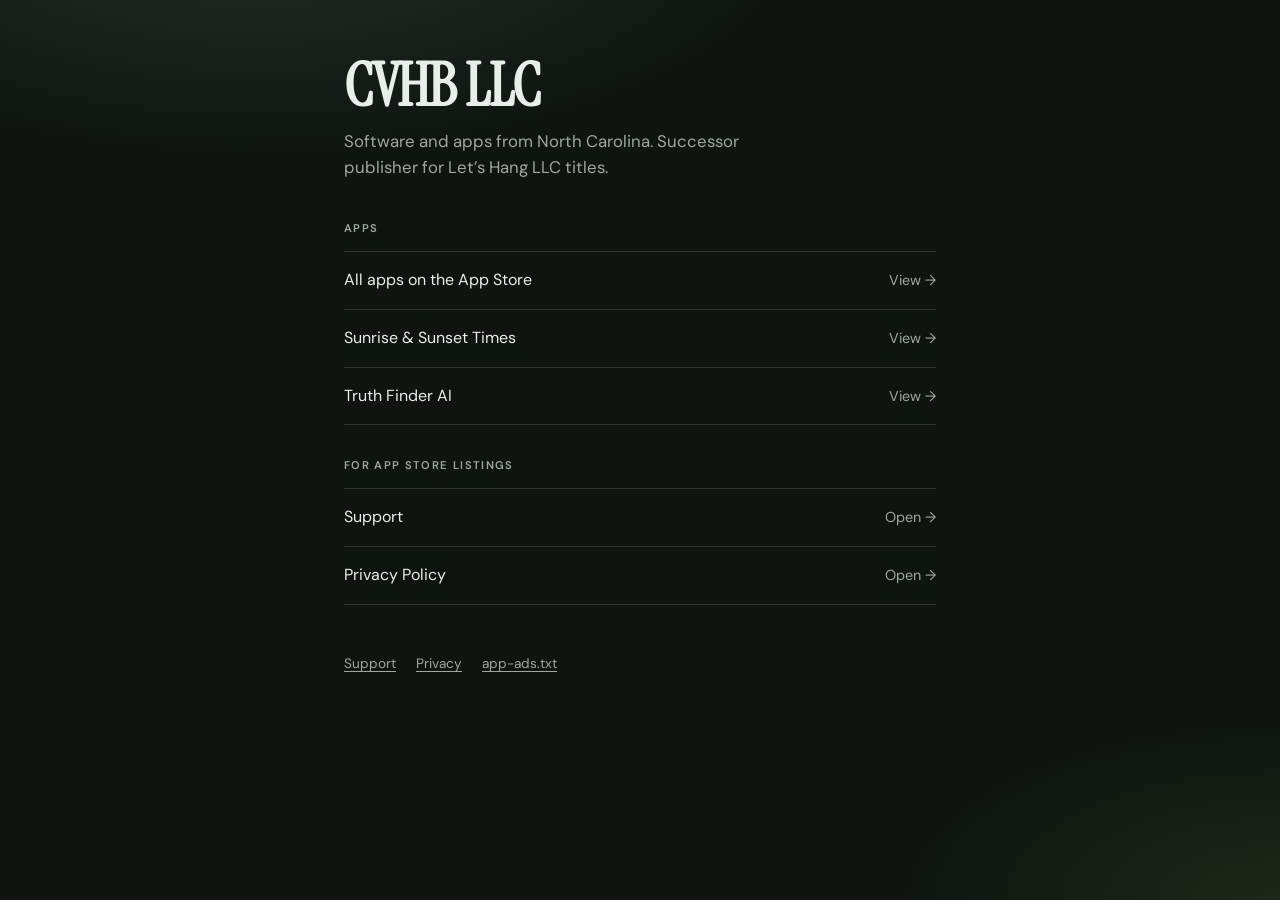
<file: index.html>
<!DOCTYPE html>
<html lang="en">
<head>
  <meta charset="utf-8" />
  <meta name="viewport" content="width=device-width, initial-scale=1" />
  <meta name="robots" content="noindex, nofollow" />
  <title>CVHB LLC</title>
  <link rel="preconnect" href="https://fonts.googleapis.com" />
  <link rel="preconnect" href="https://fonts.gstatic.com" crossorigin />
  <link href="https://fonts.googleapis.com/css2?family=DM+Sans:wght@400;500;600&family=Instrument+Serif:ital@0;1&display=swap" rel="stylesheet" />
  <link rel="stylesheet" href="site.css" />
</head>
<body>
  <main>
    <h1 class="brand">CVHB LLC</h1>
    <p class="lede">Software and apps from North Carolina. Successor publisher for Let’s Hang LLC titles.</p>

    <h2>Apps</h2>
    <ul class="link-list">
      <li>
        <a class="row" href="https://apps.apple.com/us/developer/lets-hang-llc/id1123158231" rel="noopener noreferrer">
          All apps on the App Store
          <span>View →</span>
        </a>
      </li>
      <li>
        <a class="row" href="https://apps.apple.com/us/app/sunrise-sunset-times/id1123158232" rel="noopener noreferrer">
          Sunrise &amp; Sunset Times
          <span>View →</span>
        </a>
      </li>
      <li>
        <a class="row" href="https://apps.apple.com/us/app/truth-finder-ai/id6758062068" rel="noopener noreferrer">
          Truth Finder AI
          <span>View →</span>
        </a>
      </li>
    </ul>

    <h2>For App Store listings</h2>
    <ul class="link-list">
      <li>
        <a class="row" href="support/">
          Support
          <span>Open →</span>
        </a>
      </li>
      <li>
        <a class="row" href="privacy/">
          Privacy Policy
          <span>Open →</span>
        </a>
      </li>
    </ul>

    <footer>
      <div class="links">
        <a href="support/">Support</a>
        <a href="privacy/">Privacy</a>
        <a href="app-ads.txt">app-ads.txt</a>
      </div>
    </footer>
  </main>
</body>
</html>
</file>
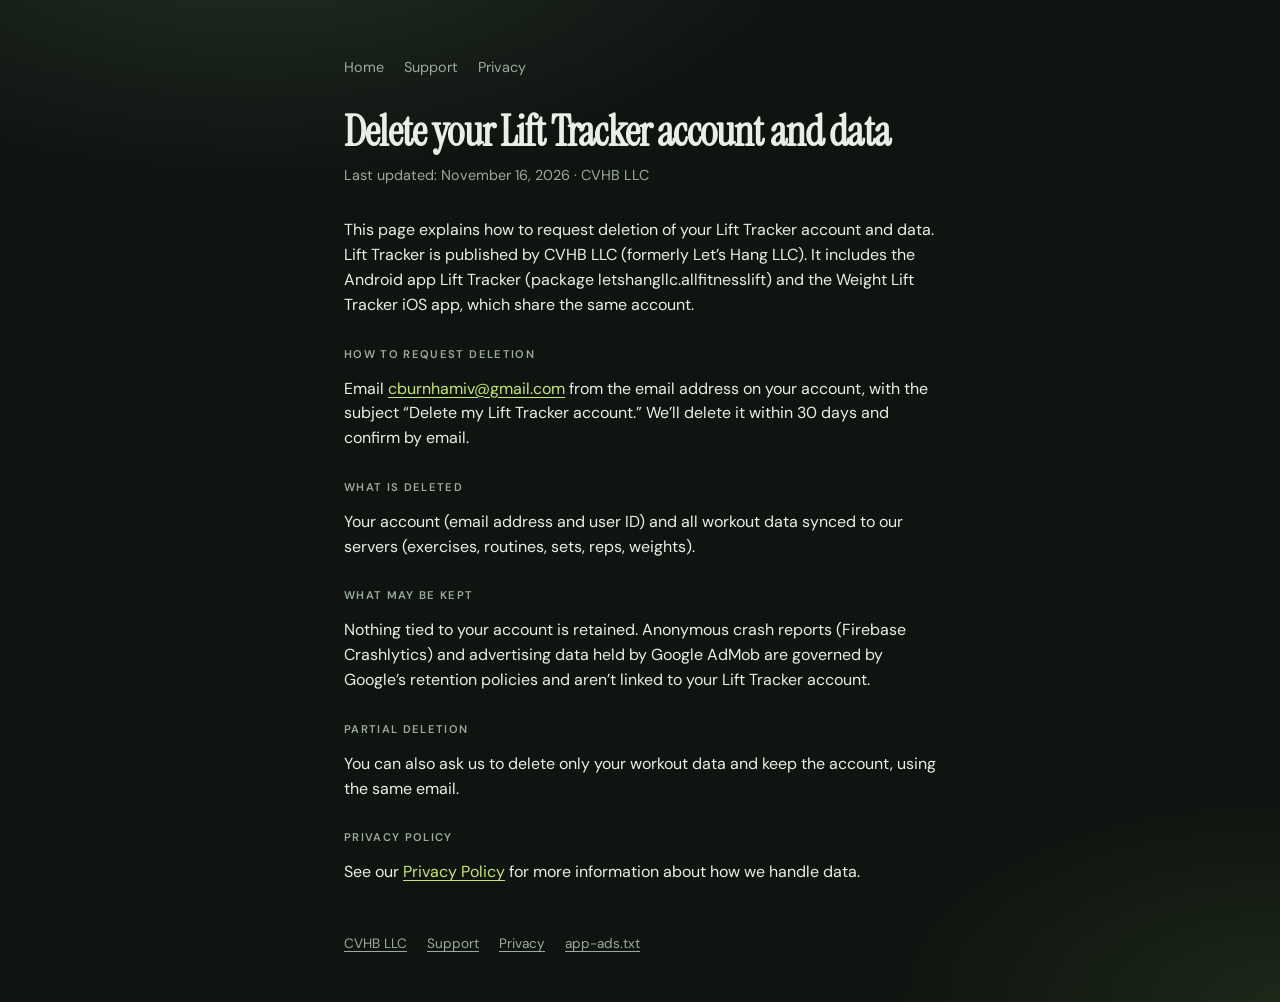
<file: delete-account/index.html>
<!DOCTYPE html>
<html lang="en">
<head>
  <meta charset="utf-8" />
  <meta name="viewport" content="width=device-width, initial-scale=1" />
  <meta name="robots" content="noindex, nofollow" />
  <title>Delete your Lift Tracker account and data | CVHB LLC</title>
  <link rel="preconnect" href="https://fonts.googleapis.com" />
  <link rel="preconnect" href="https://fonts.gstatic.com" crossorigin />
  <link href="https://fonts.googleapis.com/css2?family=DM+Sans:wght@400;500;600&family=Instrument+Serif:ital@0;1&display=swap" rel="stylesheet" />
  <link rel="stylesheet" href="../site.css" />
</head>
<body>
  <main>
    <nav class="nav" aria-label="Site">
      <a href="../">Home</a>
      <a href="../support/">Support</a>
      <a href="../privacy/">Privacy</a>
    </nav>

    <h1 class="page-title">Delete your Lift Tracker account and data</h1>
    <p class="updated">Last updated: November 16, 2026 · CVHB LLC</p>

    <div class="content">
      <p>
        This page explains how to request deletion of your Lift Tracker account and data.
        Lift Tracker is published by CVHB LLC (formerly Let’s Hang LLC). It includes the
        Android app Lift Tracker (package letshangllc.allfitnesslift) and the Weight Lift Tracker
        iOS app, which share the same account.
      </p>

      <h2>How to request deletion</h2>
      <p>
        Email
        <a href="mailto:cburnhamiv@gmail.com?subject=Delete%20my%20Lift%20Tracker%20account">cburnhamiv@gmail.com</a>
        from the email address on your account, with the subject “Delete my Lift Tracker account.”
        We’ll delete it within 30 days and confirm by email.
      </p>

      <h2>What is deleted</h2>
      <p>
        Your account (email address and user ID) and all workout data synced to our servers
        (exercises, routines, sets, reps, weights).
      </p>

      <h2>What may be kept</h2>
      <p>
        Nothing tied to your account is retained. Anonymous crash reports (Firebase Crashlytics)
        and advertising data held by Google AdMob are governed by Google’s retention policies
        and aren’t linked to your Lift Tracker account.
      </p>

      <h2>Partial deletion</h2>
      <p>
        You can also ask us to delete only your workout data and keep the account, using the
        same email.
      </p>

      <h2>Privacy policy</h2>
      <p>
        See our <a href="../privacy/">Privacy Policy</a> for more information about how we
        handle data.
      </p>
    </div>

    <footer>
      <div class="links">
        <a href="../">CVHB LLC</a>
        <a href="../support/">Support</a>
        <a href="../privacy/">Privacy</a>
        <a href="../app-ads.txt">app-ads.txt</a>
      </div>
    </footer>
  </main>
</body>
</html>
</file>
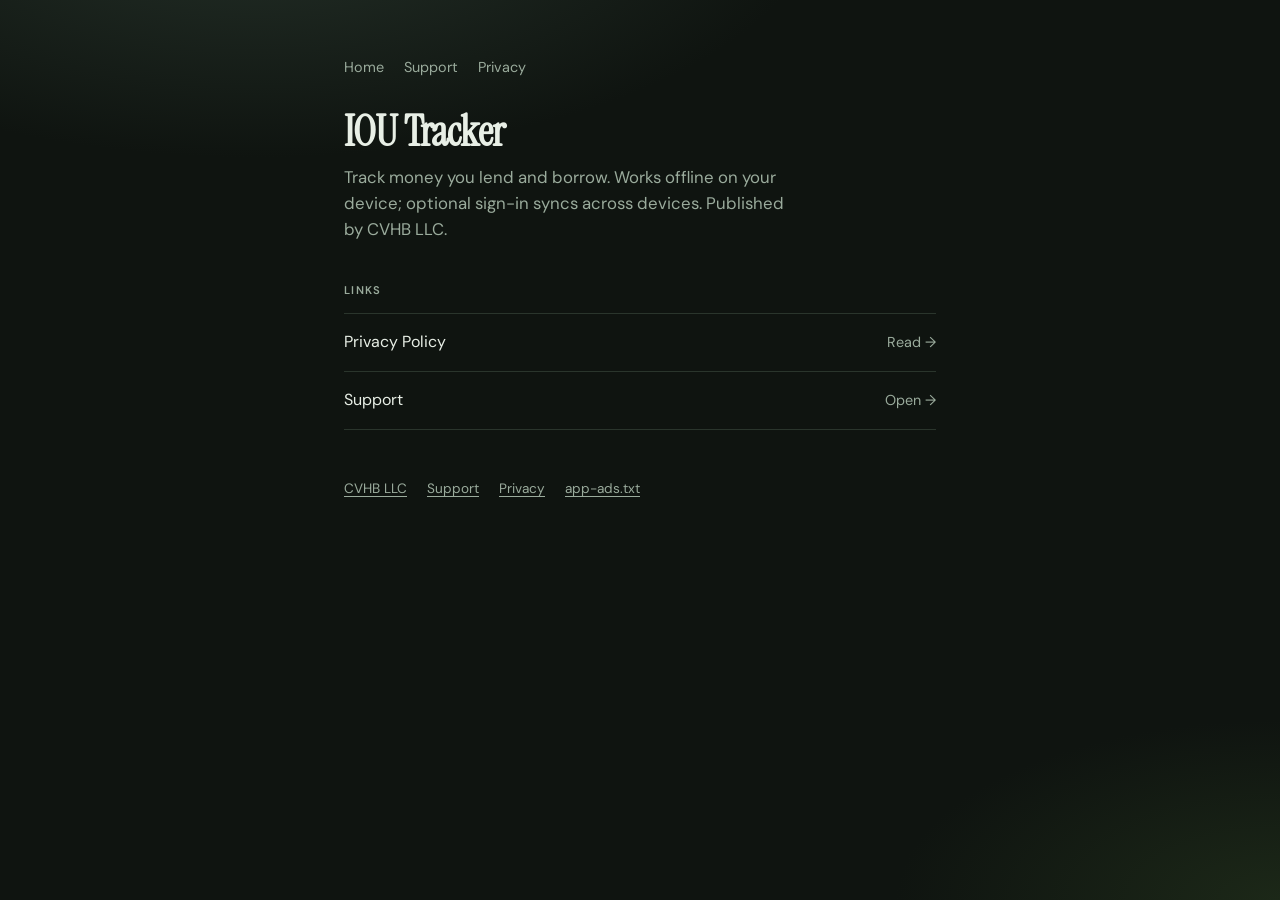
<file: iou-tracker/index.html>
<!DOCTYPE html>
<html lang="en">
<head>
  <meta charset="utf-8" />
  <meta name="viewport" content="width=device-width, initial-scale=1" />
  <meta name="robots" content="noindex, nofollow" />
  <title>IOU Tracker | CVHB LLC</title>
  <link rel="preconnect" href="https://fonts.googleapis.com" />
  <link rel="preconnect" href="https://fonts.gstatic.com" crossorigin />
  <link href="https://fonts.googleapis.com/css2?family=DM+Sans:wght@400;500;600&family=Instrument+Serif:ital@0;1&display=swap" rel="stylesheet" />
  <link rel="stylesheet" href="../site.css" />
</head>
<body>
  <main>
    <nav class="nav" aria-label="Site">
      <a href="../">Home</a>
      <a href="../support/">Support</a>
      <a href="../privacy/">Privacy</a>
    </nav>

    <h1 class="page-title">IOU Tracker</h1>
    <p class="lede">
      Track money you lend and borrow. Works offline on your device; optional sign-in syncs
      across devices. Published by CVHB LLC.
    </p>

    <h2>Links</h2>
    <ul class="link-list">
      <li>
        <a class="row" href="privacy/">
          Privacy Policy
          <span>Read →</span>
        </a>
      </li>
      <li>
        <a class="row" href="../support/">
          Support
          <span>Open →</span>
        </a>
      </li>
    </ul>

    <footer>
      <div class="links">
        <a href="../">CVHB LLC</a>
        <a href="../support/">Support</a>
        <a href="privacy/">Privacy</a>
        <a href="../app-ads.txt">app-ads.txt</a>
      </div>
    </footer>
  </main>
</body>
</html>
</file>
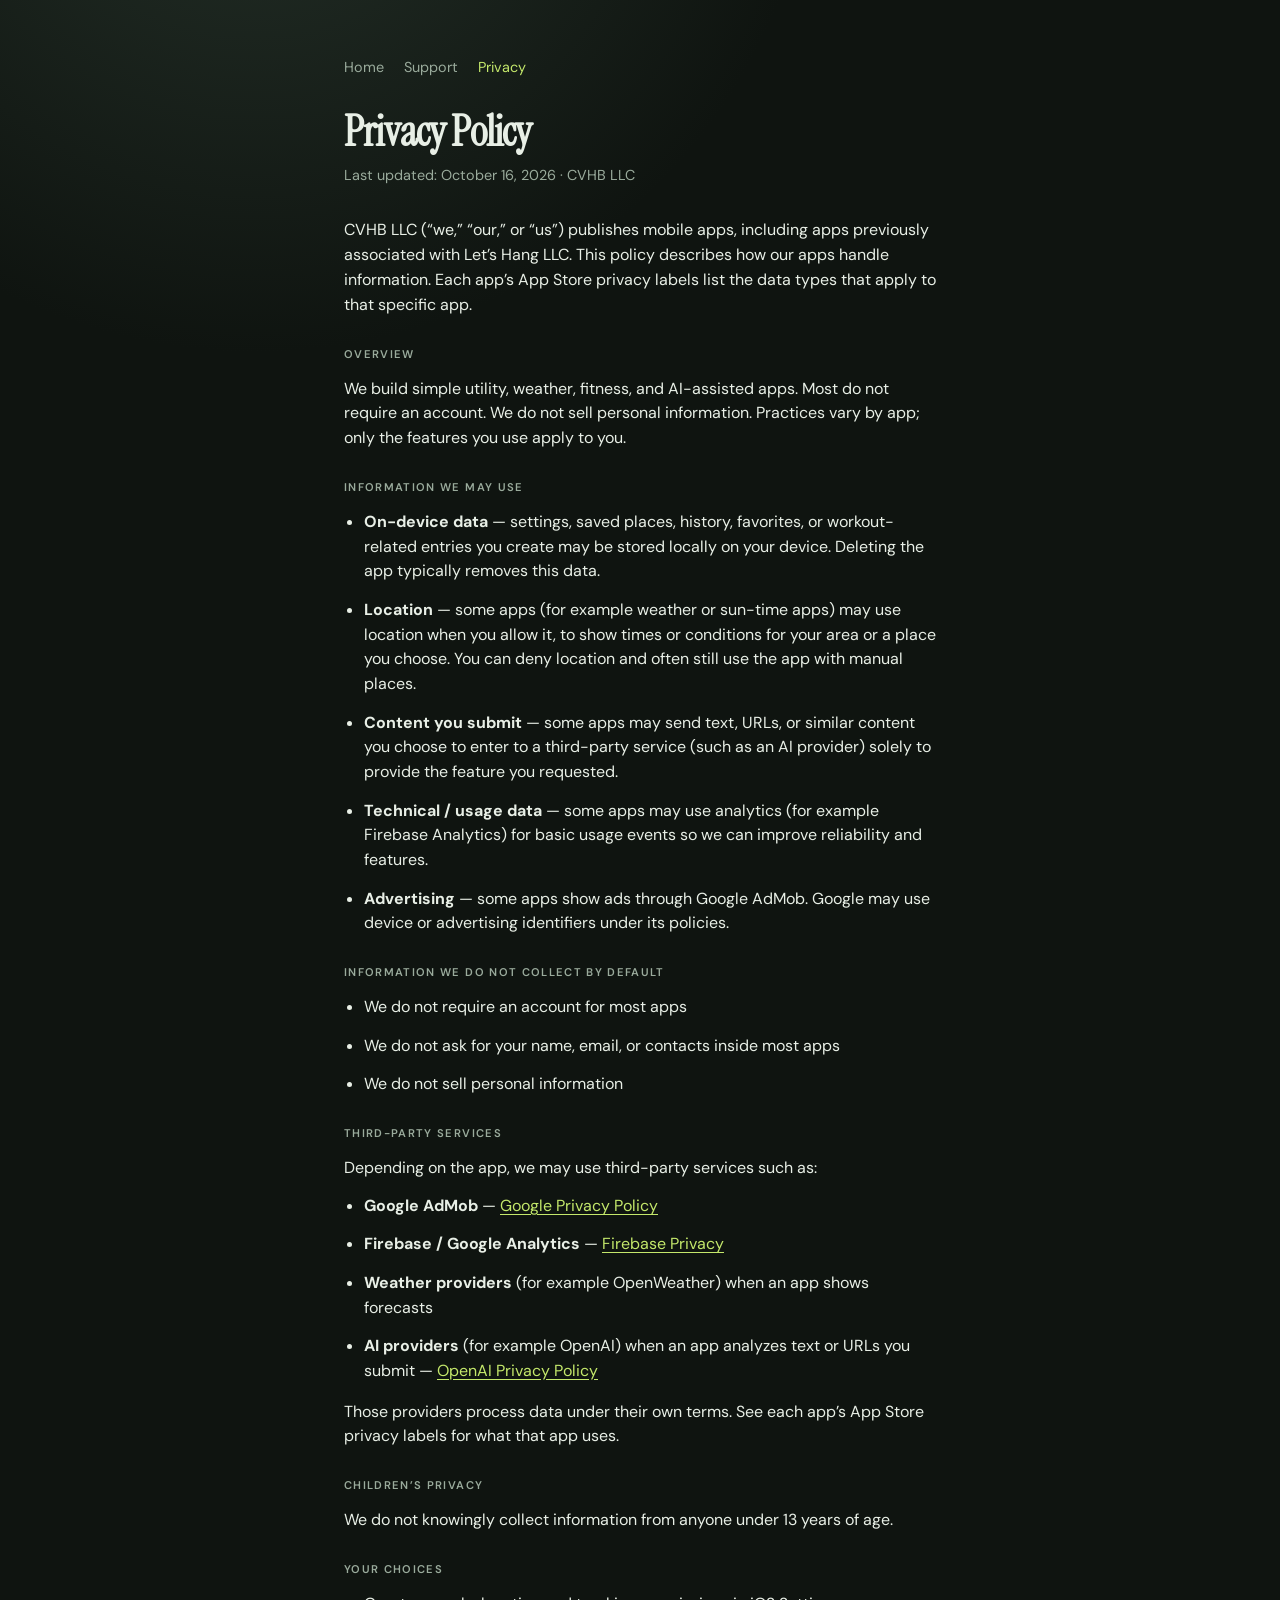
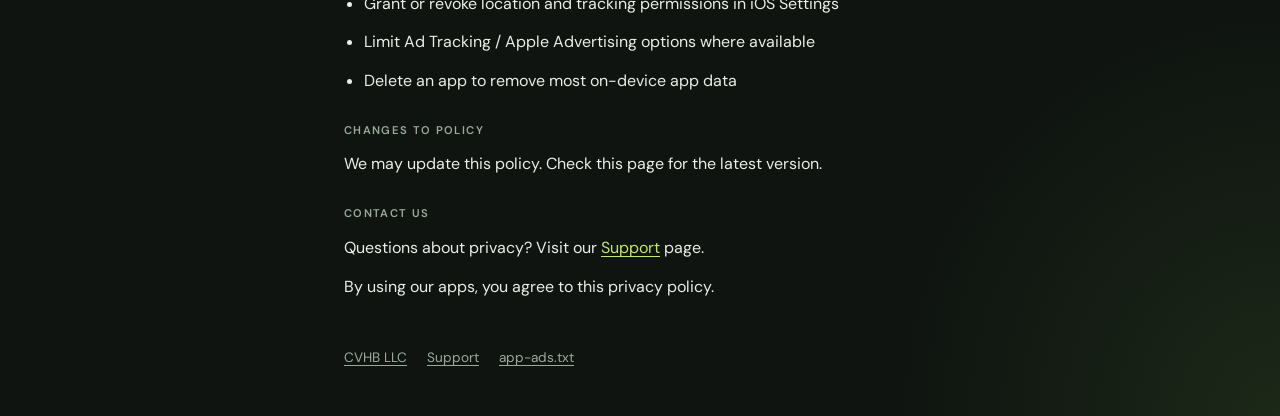
<file: privacy/index.html>
<!DOCTYPE html>
<html lang="en">
<head>
  <meta charset="utf-8" />
  <meta name="viewport" content="width=device-width, initial-scale=1" />
  <meta name="robots" content="noindex, nofollow" />
  <title>Privacy Policy | CVHB LLC</title>
  <link rel="preconnect" href="https://fonts.googleapis.com" />
  <link rel="preconnect" href="https://fonts.gstatic.com" crossorigin />
  <link href="https://fonts.googleapis.com/css2?family=DM+Sans:wght@400;500;600&family=Instrument+Serif:ital@0;1&display=swap" rel="stylesheet" />
  <link rel="stylesheet" href="../site.css" />
</head>
<body>
  <main>
    <nav class="nav" aria-label="Site">
      <a href="../">Home</a>
      <a href="../support/">Support</a>
      <a href="../privacy/" aria-current="page">Privacy</a>
    </nav>

    <h1 class="page-title">Privacy Policy</h1>
    <p class="updated">Last updated: October 16, 2026 · CVHB LLC</p>

    <div class="content">
      <p>
        CVHB LLC (“we,” “our,” or “us”) publishes mobile apps, including apps previously
        associated with Let’s Hang LLC. This policy describes how our apps handle information.
        Each app’s App Store privacy labels list the data types that apply to that specific app.
      </p>

      <h2>Overview</h2>
      <p>
        We build simple utility, weather, fitness, and AI-assisted apps. Most do not require an
        account. We do not sell personal information. Practices vary by app; only the features
        you use apply to you.
      </p>

      <h2>Information We May Use</h2>
      <ul>
        <li>
          <strong>On-device data</strong> — settings, saved places, history, favorites, or
          workout-related entries you create may be stored locally on your device. Deleting the
          app typically removes this data.
        </li>
        <li>
          <strong>Location</strong> — some apps (for example weather or sun-time apps) may use
          location when you allow it, to show times or conditions for your area or a place you
          choose. You can deny location and often still use the app with manual places.
        </li>
        <li>
          <strong>Content you submit</strong> — some apps may send text, URLs, or similar content
          you choose to enter to a third-party service (such as an AI provider) solely to provide
          the feature you requested.
        </li>
        <li>
          <strong>Technical / usage data</strong> — some apps may use analytics (for example
          Firebase Analytics) for basic usage events so we can improve reliability and features.
        </li>
        <li>
          <strong>Advertising</strong> — some apps show ads through Google AdMob. Google may use
          device or advertising identifiers under its policies.
        </li>
      </ul>

      <h2>Information We Do Not Collect by Default</h2>
      <ul>
        <li>We do not require an account for most apps</li>
        <li>We do not ask for your name, email, or contacts inside most apps</li>
        <li>We do not sell personal information</li>
      </ul>

      <h2>Third-Party Services</h2>
      <p>
        Depending on the app, we may use third-party services such as:
      </p>
      <ul>
        <li>
          <strong>Google AdMob</strong> —
          <a href="https://policies.google.com/privacy" rel="noopener noreferrer">Google Privacy Policy</a>
        </li>
        <li>
          <strong>Firebase / Google Analytics</strong> —
          <a href="https://firebase.google.com/support/privacy" rel="noopener noreferrer">Firebase Privacy</a>
        </li>
        <li>
          <strong>Weather providers</strong> (for example OpenWeather) when an app shows forecasts
        </li>
        <li>
          <strong>AI providers</strong> (for example OpenAI) when an app analyzes text or URLs you submit —
          <a href="https://openai.com/policies/privacy-policy" rel="noopener noreferrer">OpenAI Privacy Policy</a>
        </li>
      </ul>
      <p>
        Those providers process data under their own terms. See each app’s App Store privacy
        labels for what that app uses.
      </p>

      <h2>Children’s Privacy</h2>
      <p>We do not knowingly collect information from anyone under 13 years of age.</p>

      <h2>Your Choices</h2>
      <ul>
        <li>Grant or revoke location and tracking permissions in iOS Settings</li>
        <li>Limit Ad Tracking / Apple Advertising options where available</li>
        <li>Delete an app to remove most on-device app data</li>
      </ul>

      <h2>Changes to Policy</h2>
      <p>We may update this policy. Check this page for the latest version.</p>

      <h2>Contact Us</h2>
      <p>
        Questions about privacy? Visit our
        <a href="../support/">Support</a> page.
      </p>

      <p>By using our apps, you agree to this privacy policy.</p>
    </div>

    <footer>
      <div class="links">
        <a href="../">CVHB LLC</a>
        <a href="../support/">Support</a>
        <a href="../app-ads.txt">app-ads.txt</a>
      </div>
    </footer>
  </main>
</body>
</html>
</file>
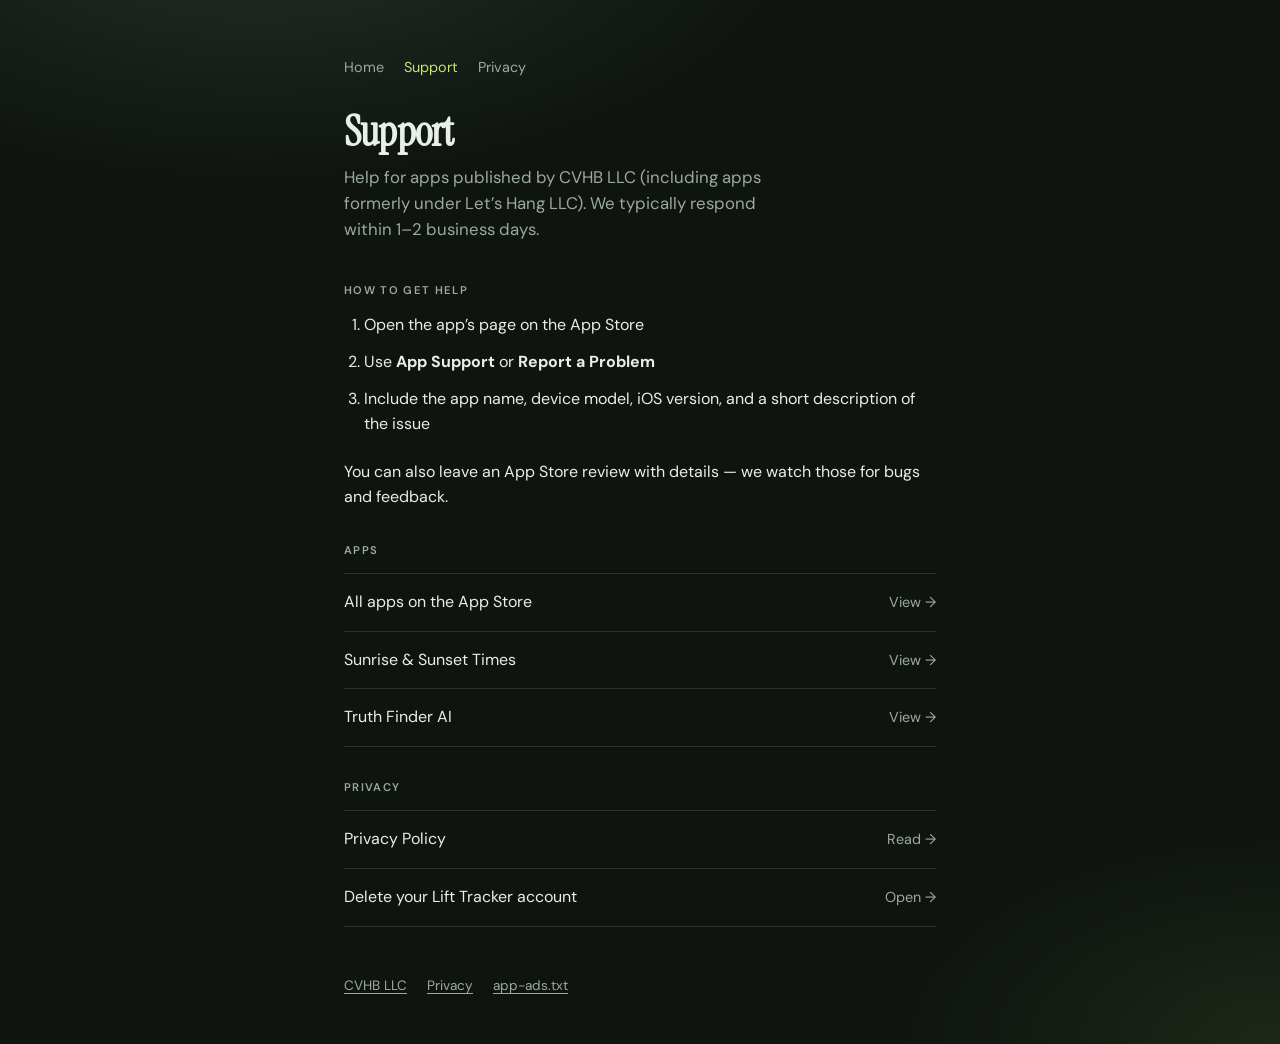
<file: support/index.html>
<!DOCTYPE html>
<html lang="en">
<head>
  <meta charset="utf-8" />
  <meta name="viewport" content="width=device-width, initial-scale=1" />
  <meta name="robots" content="noindex, nofollow" />
  <title>Support | CVHB LLC</title>
  <link rel="preconnect" href="https://fonts.googleapis.com" />
  <link rel="preconnect" href="https://fonts.gstatic.com" crossorigin />
  <link href="https://fonts.googleapis.com/css2?family=DM+Sans:wght@400;500;600&family=Instrument+Serif:ital@0;1&display=swap" rel="stylesheet" />
  <link rel="stylesheet" href="../site.css" />
</head>
<body>
  <main>
    <nav class="nav" aria-label="Site">
      <a href="../">Home</a>
      <a href="../support/" aria-current="page">Support</a>
      <a href="../privacy/">Privacy</a>
    </nav>

    <h1 class="page-title">Support</h1>
    <p class="lede">
      Help for apps published by CVHB LLC (including apps formerly under Let’s Hang LLC).
      We typically respond within 1–2 business days.
    </p>

    <h2>How to get help</h2>
    <div class="content">
      <ol style="padding-left: 1.25rem; margin-bottom: 1.5rem;">
        <li style="margin-bottom: 0.75rem;">Open the app’s page on the App Store</li>
        <li style="margin-bottom: 0.75rem;">Use <strong>App Support</strong> or <strong>Report a Problem</strong></li>
        <li>Include the app name, device model, iOS version, and a short description of the issue</li>
      </ol>
      <p>
        You can also leave an App Store review with details — we watch those for bugs and feedback.
      </p>
    </div>

    <h2>Apps</h2>
    <ul class="link-list">
      <li>
        <a class="row" href="https://apps.apple.com/us/developer/lets-hang-llc/id1123158231" rel="noopener noreferrer">
          All apps on the App Store
          <span>View →</span>
        </a>
      </li>
      <li>
        <a class="row" href="https://apps.apple.com/us/app/sunrise-sunset-times/id1123158232" rel="noopener noreferrer">
          Sunrise &amp; Sunset Times
          <span>View →</span>
        </a>
      </li>
      <li>
        <a class="row" href="https://apps.apple.com/us/app/truth-finder-ai/id6758062068" rel="noopener noreferrer">
          Truth Finder AI
          <span>View →</span>
        </a>
      </li>
    </ul>

    <h2>Privacy</h2>
    <ul class="link-list">
      <li>
        <a class="row" href="../privacy/">
          Privacy Policy
          <span>Read →</span>
        </a>
      </li>
      <li>
        <a class="row" href="../delete-account/">
          Delete your Lift Tracker account
          <span>Open →</span>
        </a>
      </li>
    </ul>

    <footer>
      <div class="links">
        <a href="../">CVHB LLC</a>
        <a href="../privacy/">Privacy</a>
        <a href="../app-ads.txt">app-ads.txt</a>
      </div>
    </footer>
  </main>
</body>
</html>
</file>
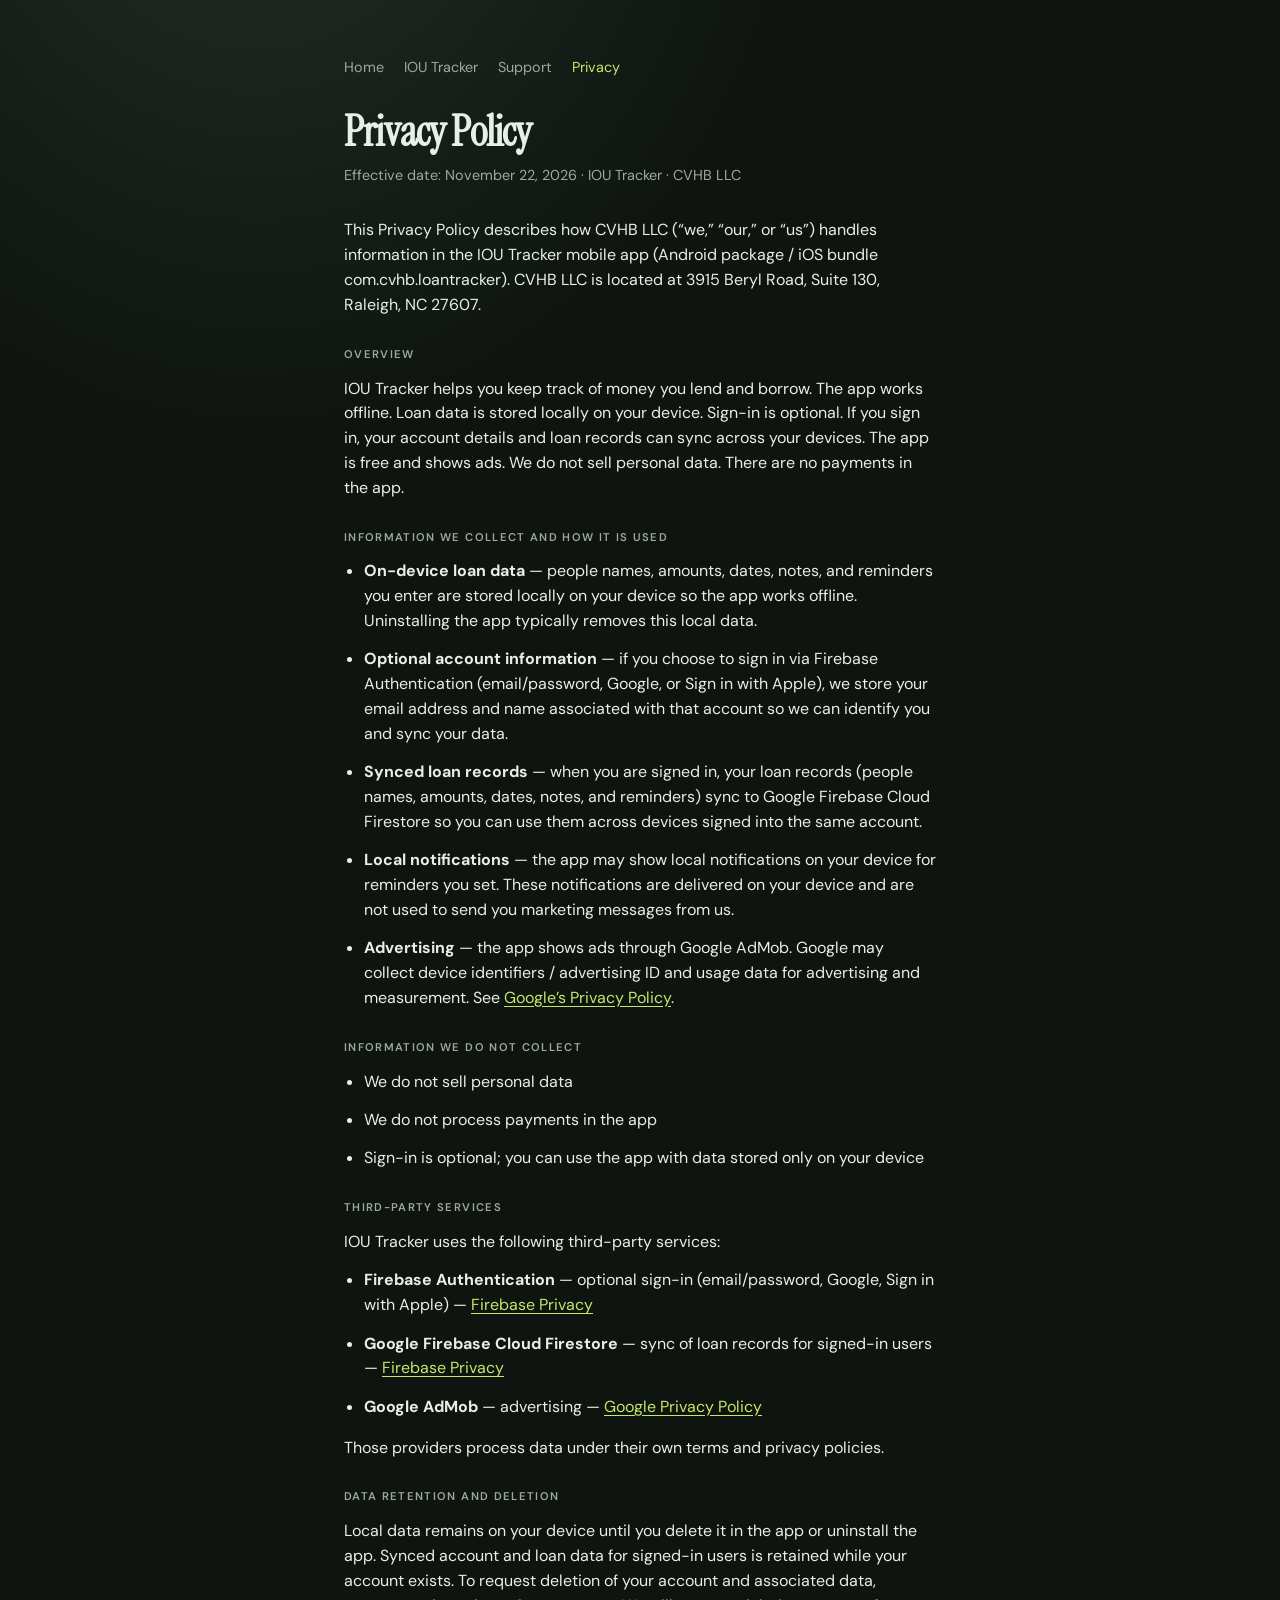
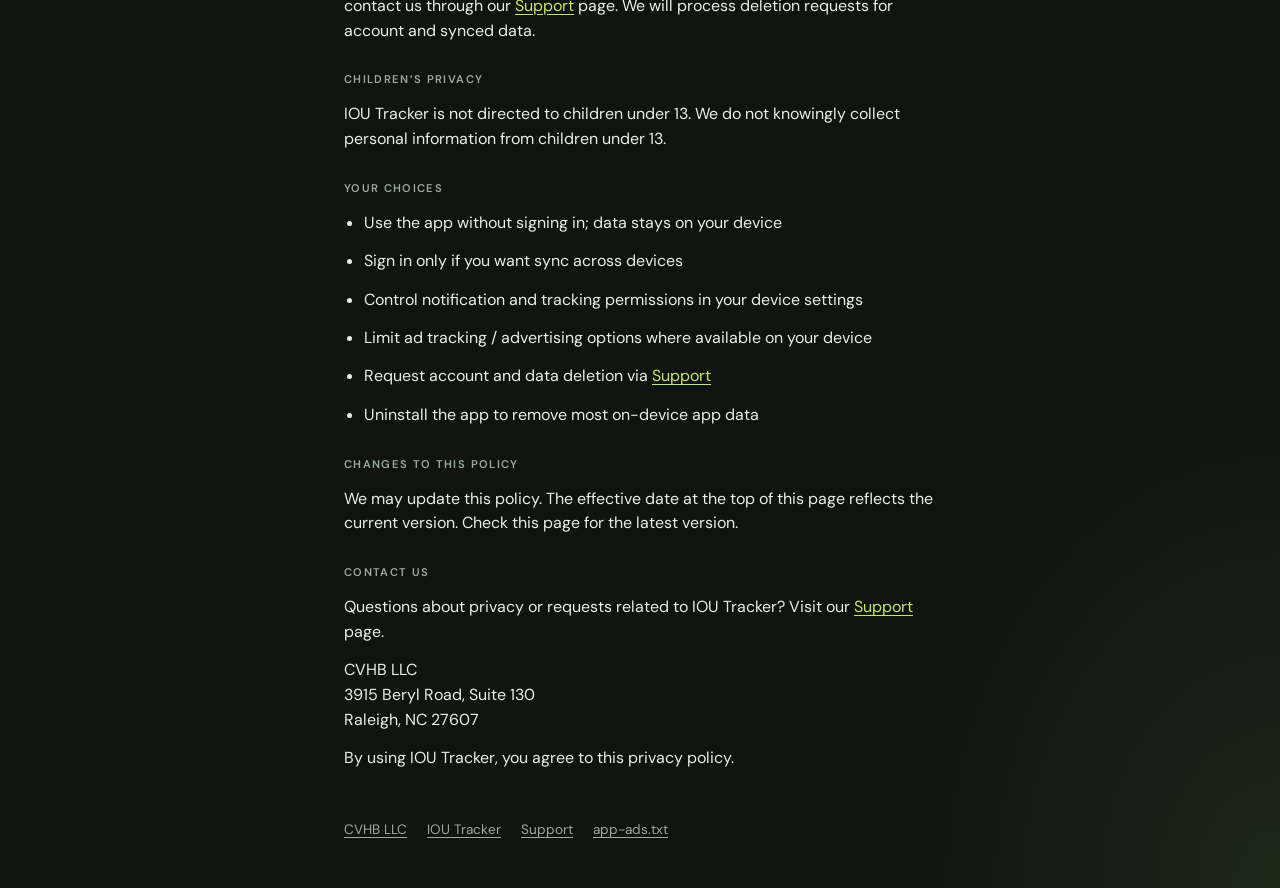
<file: iou-tracker/privacy/index.html>
<!DOCTYPE html>
<html lang="en">
<head>
  <meta charset="utf-8" />
  <meta name="viewport" content="width=device-width, initial-scale=1" />
  <meta name="robots" content="noindex, nofollow" />
  <title>Privacy Policy — IOU Tracker | CVHB LLC</title>
  <link rel="preconnect" href="https://fonts.googleapis.com" />
  <link rel="preconnect" href="https://fonts.gstatic.com" crossorigin />
  <link href="https://fonts.googleapis.com/css2?family=DM+Sans:wght@400;500;600&family=Instrument+Serif:ital@0;1&display=swap" rel="stylesheet" />
  <link rel="stylesheet" href="../../site.css" />
</head>
<body>
  <main>
    <nav class="nav" aria-label="Site">
      <a href="../../">Home</a>
      <a href="../">IOU Tracker</a>
      <a href="../../support/">Support</a>
      <a href="./" aria-current="page">Privacy</a>
    </nav>

    <h1 class="page-title">Privacy Policy</h1>
    <p class="updated">Effective date: November 22, 2026 · IOU Tracker · CVHB LLC</p>

    <div class="content">
      <p>
        This Privacy Policy describes how CVHB LLC (“we,” “our,” or “us”) handles information in
        the IOU Tracker mobile app (Android package / iOS bundle com.cvhb.loantracker).
        CVHB LLC is located at 3915 Beryl Road, Suite 130, Raleigh, NC 27607.
      </p>

      <h2>Overview</h2>
      <p>
        IOU Tracker helps you keep track of money you lend and borrow. The app works offline.
        Loan data is stored locally on your device. Sign-in is optional. If you sign in, your
        account details and loan records can sync across your devices. The app is free and shows
        ads. We do not sell personal data. There are no payments in the app.
      </p>

      <h2>Information We Collect and How It Is Used</h2>
      <ul>
        <li>
          <strong>On-device loan data</strong> — people names, amounts, dates, notes, and
          reminders you enter are stored locally on your device so the app works offline.
          Uninstalling the app typically removes this local data.
        </li>
        <li>
          <strong>Optional account information</strong> — if you choose to sign in via Firebase
          Authentication (email/password, Google, or Sign in with Apple), we store your email
          address and name associated with that account so we can identify you and sync your data.
        </li>
        <li>
          <strong>Synced loan records</strong> — when you are signed in, your loan records
          (people names, amounts, dates, notes, and reminders) sync to Google Firebase Cloud
          Firestore so you can use them across devices signed into the same account.
        </li>
        <li>
          <strong>Local notifications</strong> — the app may show local notifications on your
          device for reminders you set. These notifications are delivered on your device and are
          not used to send you marketing messages from us.
        </li>
        <li>
          <strong>Advertising</strong> — the app shows ads through Google AdMob. Google may
          collect device identifiers / advertising ID and usage data for advertising and
          measurement. See
          <a href="https://policies.google.com/privacy" rel="noopener noreferrer">Google’s Privacy Policy</a>.
        </li>
      </ul>

      <h2>Information We Do Not Collect</h2>
      <ul>
        <li>We do not sell personal data</li>
        <li>We do not process payments in the app</li>
        <li>Sign-in is optional; you can use the app with data stored only on your device</li>
      </ul>

      <h2>Third-Party Services</h2>
      <p>IOU Tracker uses the following third-party services:</p>
      <ul>
        <li>
          <strong>Firebase Authentication</strong> — optional sign-in (email/password, Google,
          Sign in with Apple) —
          <a href="https://firebase.google.com/support/privacy" rel="noopener noreferrer">Firebase Privacy</a>
        </li>
        <li>
          <strong>Google Firebase Cloud Firestore</strong> — sync of loan records for signed-in
          users —
          <a href="https://firebase.google.com/support/privacy" rel="noopener noreferrer">Firebase Privacy</a>
        </li>
        <li>
          <strong>Google AdMob</strong> — advertising —
          <a href="https://policies.google.com/privacy" rel="noopener noreferrer">Google Privacy Policy</a>
        </li>
      </ul>
      <p>
        Those providers process data under their own terms and privacy policies.
      </p>

      <h2>Data Retention and Deletion</h2>
      <p>
        Local data remains on your device until you delete it in the app or uninstall the app.
        Synced account and loan data for signed-in users is retained while your account exists.
        To request deletion of your account and associated data, contact us through our
        <a href="../../support/">Support</a> page. We will process deletion requests for account
        and synced data.
      </p>

      <h2>Children’s Privacy</h2>
      <p>
        IOU Tracker is not directed to children under 13. We do not knowingly collect personal
        information from children under 13.
      </p>

      <h2>Your Choices</h2>
      <ul>
        <li>Use the app without signing in; data stays on your device</li>
        <li>Sign in only if you want sync across devices</li>
        <li>Control notification and tracking permissions in your device settings</li>
        <li>Limit ad tracking / advertising options where available on your device</li>
        <li>Request account and data deletion via <a href="../../support/">Support</a></li>
        <li>Uninstall the app to remove most on-device app data</li>
      </ul>

      <h2>Changes to This Policy</h2>
      <p>
        We may update this policy. The effective date at the top of this page reflects the
        current version. Check this page for the latest version.
      </p>

      <h2>Contact Us</h2>
      <p>
        Questions about privacy or requests related to IOU Tracker? Visit our
        <a href="../../support/">Support</a> page.
      </p>
      <p>
        CVHB LLC<br />
        3915 Beryl Road, Suite 130<br />
        Raleigh, NC 27607
      </p>

      <p>By using IOU Tracker, you agree to this privacy policy.</p>
    </div>

    <footer>
      <div class="links">
        <a href="../../">CVHB LLC</a>
        <a href="../">IOU Tracker</a>
        <a href="../../support/">Support</a>
        <a href="../../app-ads.txt">app-ads.txt</a>
      </div>
    </footer>
  </main>
</body>
</html>
</file>
<file: site.css>
:root {
  --bg: #0f1410;
  --ink: #e8efe6;
  --muted: #9aab9c;
  --line: #2a352c;
  --accent: #c4e86b;
}

* { box-sizing: border-box; margin: 0; padding: 0; }

body {
  min-height: 100vh;
  font-family: "DM Sans", system-ui, sans-serif;
  color: var(--ink);
  background:
    radial-gradient(ellipse 80% 50% at 20% -10%, #243028 0%, transparent 55%),
    radial-gradient(ellipse 60% 40% at 100% 100%, #1c2818 0%, transparent 50%),
    var(--bg);
  line-height: 1.55;
}

main {
  max-width: 40rem;
  margin: 0 auto;
  padding: 3.5rem 1.5rem 3rem;
}

.brand {
  font-family: "Instrument Serif", Georgia, serif;
  font-size: clamp(2.75rem, 8vw, 3.75rem);
  letter-spacing: -0.02em;
  line-height: 1;
  margin-bottom: 0.75rem;
}

.brand a {
  color: inherit;
  text-decoration: none;
}

.lede {
  color: var(--muted);
  font-size: 1.05rem;
  max-width: 28rem;
  margin-bottom: 2.5rem;
}

.nav {
  display: flex;
  flex-wrap: wrap;
  gap: 1rem 1.25rem;
  margin-bottom: 2rem;
  font-size: 0.9rem;
}

.nav a {
  color: var(--muted);
  text-decoration: none;
}

.nav a:hover,
.nav a[aria-current="page"] {
  color: var(--accent);
}

h1.page-title {
  font-family: "Instrument Serif", Georgia, serif;
  font-size: clamp(2rem, 5vw, 2.6rem);
  letter-spacing: -0.02em;
  line-height: 1.1;
  margin-bottom: 0.5rem;
}

.updated {
  color: var(--muted);
  font-size: 0.9rem;
  margin-bottom: 2rem;
}

h2 {
  font-size: 0.7rem;
  font-weight: 600;
  letter-spacing: 0.12em;
  text-transform: uppercase;
  color: var(--muted);
  margin: 2rem 0 0.85rem;
}

.content h2 {
  margin-top: 1.75rem;
}

.content p,
.content li {
  color: var(--ink);
  margin-bottom: 0.85rem;
}

.content ul {
  list-style: disc;
  padding-left: 1.25rem;
  margin-bottom: 1rem;
}

.content a {
  color: var(--accent);
  text-decoration: underline;
  text-underline-offset: 3px;
}

.link-list {
  list-style: none;
  border-top: 1px solid var(--line);
}

.link-list li {
  border-bottom: 1px solid var(--line);
}

.link-list a.row {
  display: flex;
  justify-content: space-between;
  align-items: baseline;
  gap: 1rem;
  padding: 1rem 0;
  color: var(--ink);
  text-decoration: none;
  transition: color 0.15s ease;
}

.link-list a.row:hover { color: var(--accent); }
.link-list a.row span { color: var(--muted); font-size: 0.9rem; }
.link-list a.row:hover span { color: var(--accent); }

footer {
  margin-top: 3rem;
  font-size: 0.85rem;
  color: var(--muted);
}

footer a {
  color: var(--muted);
  text-decoration: underline;
  text-underline-offset: 3px;
}

footer a:hover { color: var(--accent); }

footer .links {
  display: flex;
  flex-wrap: wrap;
  gap: 0.75rem 1.25rem;
}
</file>
